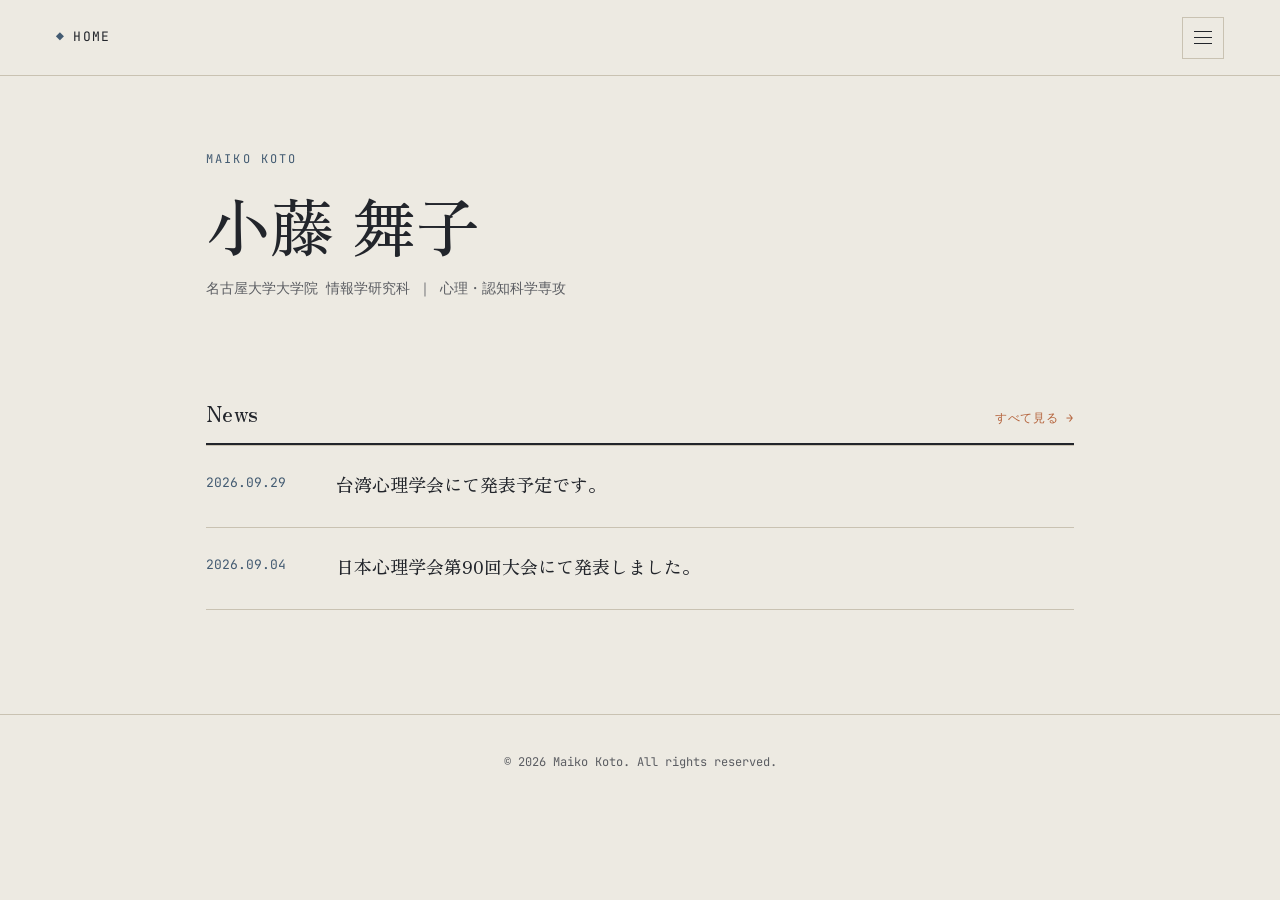
<file: index.html>
<!doctype html>
<html lang="ja">
<head>
<meta charset="UTF-8">
<meta name="viewport" content="width=device-width, initial-scale=1.0">
<title>小藤 舞子（Maiko Koto）｜Researcher Website</title>
<meta name="description" content="小藤 舞子の研究者ホームページ。研究分野・お知らせなどを掲載しています。">
<link rel="preconnect" href="https://fonts.googleapis.com">
<link rel="preconnect" href="https://fonts.gstatic.com" crossorigin>
<link href="https://fonts.googleapis.com/css2?family=Zen+Old+Mincho:wght@500;700&family=Zen+Kaku+Gothic+New:wght@400;500;700&family=JetBrains+Mono:wght@400;500&display=swap" rel="stylesheet">
<link rel="stylesheet" href="css/style.css">
</head>
<body>

<header class="site-header">
  <a class="site-header__brand" href="index.html"><span class="mark">&#9670;</span>Home</a>
  <button class="menu-toggle" id="menuToggle" type="button" aria-expanded="false" aria-controls="siteNav" aria-label="メニューを開閉する">
    <span class="bar"></span>
  </button>
  <nav class="site-nav" id="siteNav" data-state="closed">
    <a class="site-nav__link" href="index.html">Home</a>
    <a class="site-nav__link" href="about.html">About</a>
    <a class="site-nav__link" href="information.html">Information</a>
    <a class="site-nav__link" href="publications.html">Publications</a>
    <a class="site-nav__link" href="contact.html">Contact</a>
  </nav>
</header>

<main>
  <section class="hero">
    <p class="hero__kicker">Maiko Koto</p>
    <h1 class="hero__name">小藤 舞子</h1>
    <p class="hero__role">名古屋大学大学院 情報学研究科 ｜ 心理・認知科学専攻</p>
  </section>

  <section class="section-block">
    <div class="section-heading">
      <h2>News</h2>
      <a href="information.html">すべて見る &rarr;</a>
    </div>
    <ul class="entry-list" id="homeNewsList" aria-live="polite">
      <!-- js/main.js が js/news-data.js の上から5件をここに自動描画します -->
    </ul>
  </section>
</main>

<footer class="site-footer">&copy; 2026 Maiko Koto. All rights reserved.</footer>

<script src="js/news-data.js"></script>
<script src="js/main.js"></script>
</body>
</html>
</file>
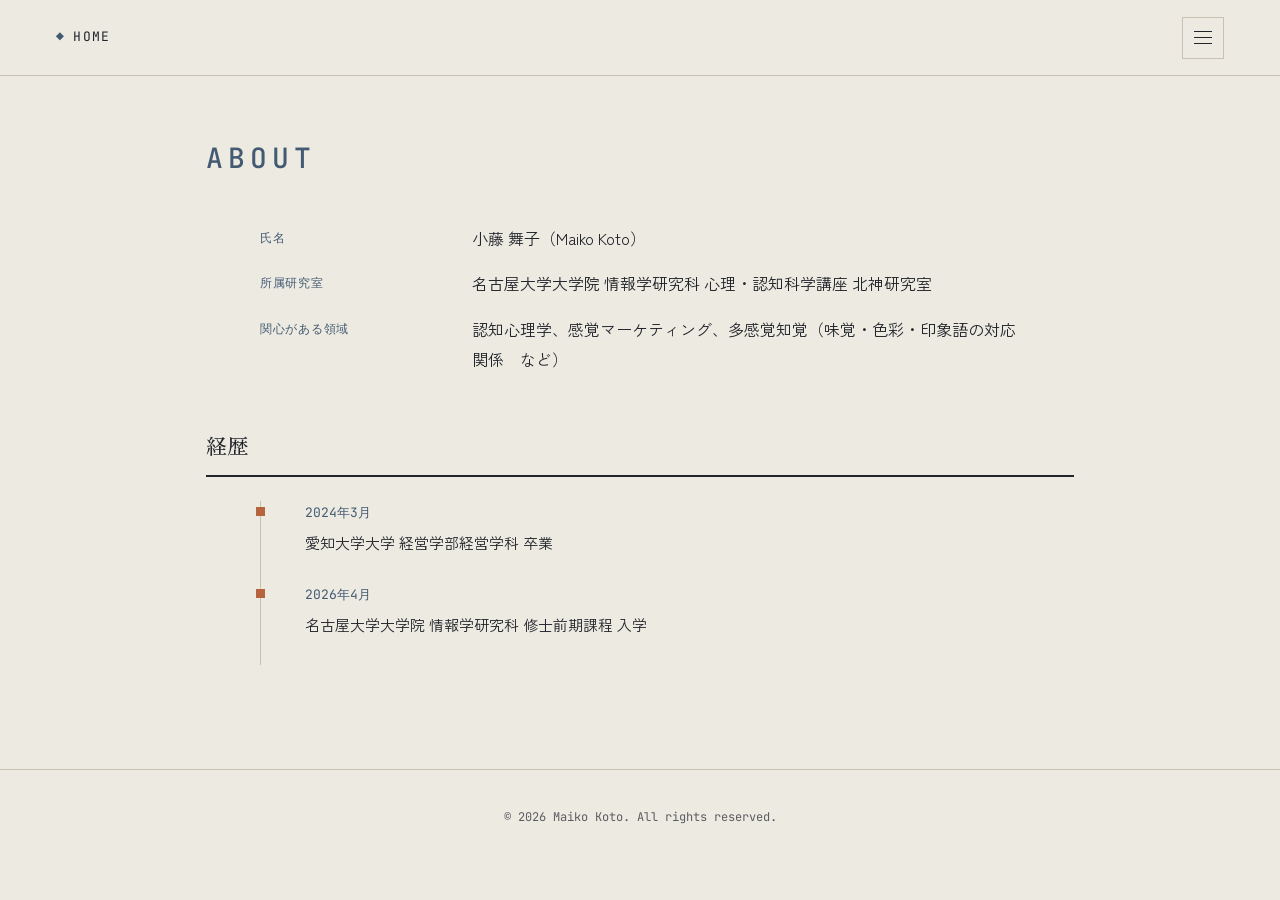
<file: about.html>
<!doctype html>
<html lang="ja">
<head>
<meta charset="UTF-8">
<meta name="viewport" content="width=device-width, initial-scale=1.0">
<title>About｜小藤 舞子（Maiko Koto）</title>
<link rel="preconnect" href="https://fonts.googleapis.com">
<link rel="preconnect" href="https://fonts.gstatic.com" crossorigin>
<link href="https://fonts.googleapis.com/css2?family=Zen+Old+Mincho:wght@500;700&family=Zen+Kaku+Gothic+New:wght@400;500;700&family=JetBrains+Mono:wght@400;500&display=swap" rel="stylesheet">
<link rel="stylesheet" href="css/style.css">
</head>
<body>

<header class="site-header">
  <a class="site-header__brand" href="index.html"><span class="mark">&#9670;</span>Home</a>
  <button class="menu-toggle" id="menuToggle" type="button" aria-expanded="false" aria-controls="siteNav" aria-label="メニューを開閉する">
    <span class="bar"></span>
  </button>
  <nav class="site-nav" id="siteNav" data-state="closed">
    <a class="site-nav__link" href="index.html">Home</a>
    <a class="site-nav__link" href="about.html">About</a>
    <a class="site-nav__link" href="information.html">Information</a>
    <a class="site-nav__link" href="publications.html">Publications</a>
    <a class="site-nav__link" href="contact.html">Contact</a>
  </nav>
</header>

<main>
  <section class="page-head">
    <h1 class="page-title">About</h1>
  </section>

  <dl class="profile-grid">
    <dt>氏名</dt>
    <dd>小藤 舞子（Maiko Koto）</dd>

    <dt>所属研究室</dt>
    <dd>名古屋大学大学院 情報学研究科 心理・認知科学講座 北神研究室</dd>

    <dt>関心がある領域</dt>
    <dd>認知心理学、感覚マーケティング、多感覚知覚（味覚・色彩・印象語の対応関係　など）</dd>
  </dl>

  <section class="section-block" style="padding-top:0;">
    <div class="section-heading">
      <h2>経歴</h2>
    </div>
    <ol class="timeline">
      <li><span class="year">2024年3月</span>愛知大学大学 経営学部経営学科 卒業</li>
      <li><span class="year">2026年4月</span>名古屋大学大学院 情報学研究科 修士前期課程 入学</li>
    </ol>
  </section>
</main>

<footer class="site-footer">&copy; 2026 Maiko Koto. All rights reserved.</footer>

<script src="js/news-data.js"></script>
<script src="js/main.js"></script>
</body>
</html>
</file>
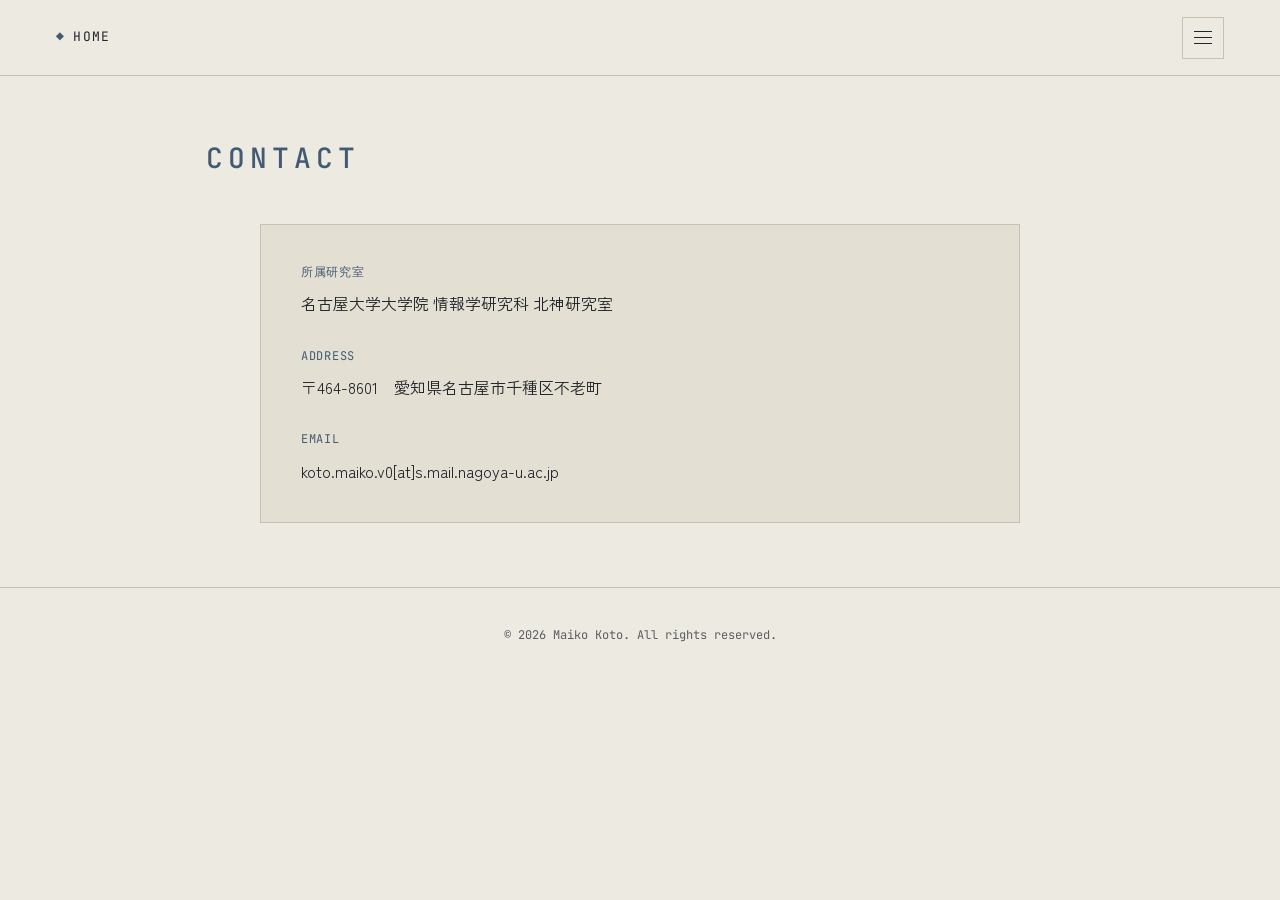
<file: contact.html>
<!doctype html>
<html lang="ja">
<head>
<meta charset="UTF-8">
<meta name="viewport" content="width=device-width, initial-scale=1.0">
<title>Contact｜小藤 舞子（Maiko Koto）</title>
<link rel="preconnect" href="https://fonts.googleapis.com">
<link rel="preconnect" href="https://fonts.gstatic.com" crossorigin>
<link href="https://fonts.googleapis.com/css2?family=Zen+Old+Mincho:wght@500;700&family=Zen+Kaku+Gothic+New:wght@400;500;700&family=JetBrains+Mono:wght@400;500&display=swap" rel="stylesheet">
<link rel="stylesheet" href="css/style.css">
</head>
<body>

<header class="site-header">
  <a class="site-header__brand" href="index.html"><span class="mark">&#9670;</span>Home</a>
  <button class="menu-toggle" id="menuToggle" type="button" aria-expanded="false" aria-controls="siteNav" aria-label="メニューを開閉する">
    <span class="bar"></span>
  </button>
  <nav class="site-nav" id="siteNav" data-state="closed">
    <a class="site-nav__link" href="index.html">Home</a>
    <a class="site-nav__link" href="about.html">About</a>
    <a class="site-nav__link" href="information.html">Information</a>
    <a class="site-nav__link" href="publications.html">Publications</a>
    <a class="site-nav__link" href="contact.html">Contact</a>
  </nav>
</header>

<main>
  <section class="page-head">
    <h1 class="page-title">Contact</h1>
  </section>

  <dl class="contact-card">
    <div>
      <dt>所属研究室</dt>
      <dd>名古屋大学大学院 情報学研究科 北神研究室</dd>
    </div>
    <div>
      <dt>Address</dt>
      <dd>〒464-8601　愛知県名古屋市千種区不老町</dd>
    </div>
    <div>
      <dt>Email</dt>
      <dd>koto.maiko.v0[at]s.mail.nagoya-u.ac.jp</dd>
    </div>
  </dl>
</main>

<footer class="site-footer">&copy; 2026 Maiko Koto. All rights reserved.</footer>

<script src="js/news-data.js"></script>
<script src="js/main.js"></script>
</body>
</html>
</file>
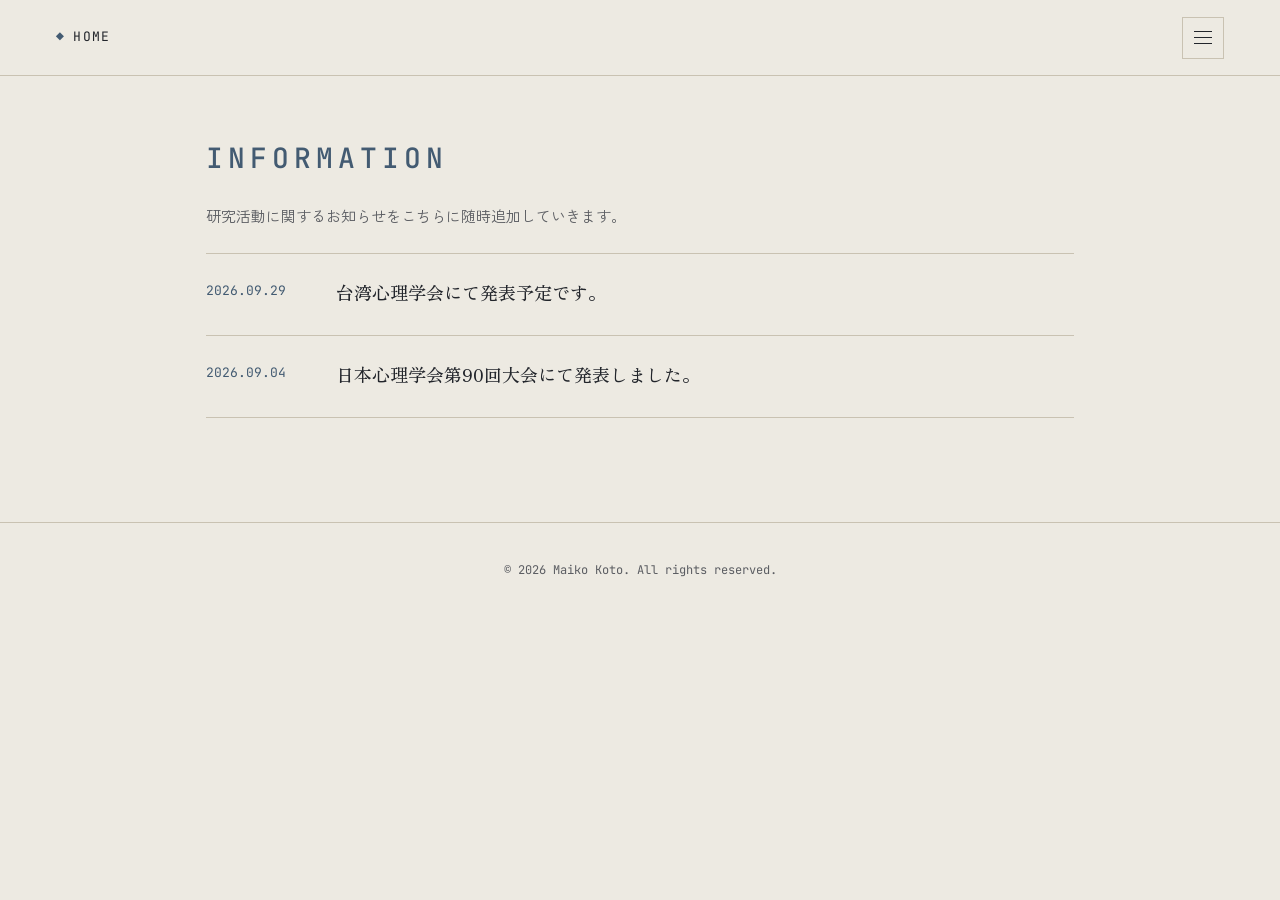
<file: information.html>
<!doctype html>
<html lang="ja">
<head>
<meta charset="UTF-8">
<meta name="viewport" content="width=device-width, initial-scale=1.0">
<title>Information｜小藤 舞子（Maiko Koto）</title>
<link rel="preconnect" href="https://fonts.googleapis.com">
<link rel="preconnect" href="https://fonts.gstatic.com" crossorigin>
<link href="https://fonts.googleapis.com/css2?family=Zen+Old+Mincho:wght@500;700&family=Zen+Kaku+Gothic+New:wght@400;500;700&family=JetBrains+Mono:wght@400;500&display=swap" rel="stylesheet">
<link rel="stylesheet" href="css/style.css">
</head>
<body>

<header class="site-header">
  <a class="site-header__brand" href="index.html"><span class="mark">&#9670;</span>Home</a>
  <button class="menu-toggle" id="menuToggle" type="button" aria-expanded="false" aria-controls="siteNav" aria-label="メニューを開閉する">
    <span class="bar"></span>
  </button>
  <nav class="site-nav" id="siteNav" data-state="closed">
    <a class="site-nav__link" href="index.html">Home</a>
    <a class="site-nav__link" href="about.html">About</a>
    <a class="site-nav__link" href="information.html">Information</a>
    <a class="site-nav__link" href="publications.html">Publications</a>
    <a class="site-nav__link" href="contact.html">Contact</a>
  </nav>
</header>

<main>
  <section class="page-head">
    <h1 class="page-title">Information</h1>
    <p class="page-lead">研究活動に関するお知らせをこちらに随時追加していきます。</p>
  </section>

  <section class="section-block" style="padding-top:8px;">
    <ul class="entry-list" id="infoNewsList" aria-live="polite">
      <!-- js/main.js が js/news-data.js の全件をここに自動描画します -->
    </ul>
  </section>
</main>

<footer class="site-footer">&copy; 2026 Maiko Koto. All rights reserved.</footer>

<script src="js/news-data.js"></script>
<script src="js/main.js"></script>
</body>
</html>
</file>
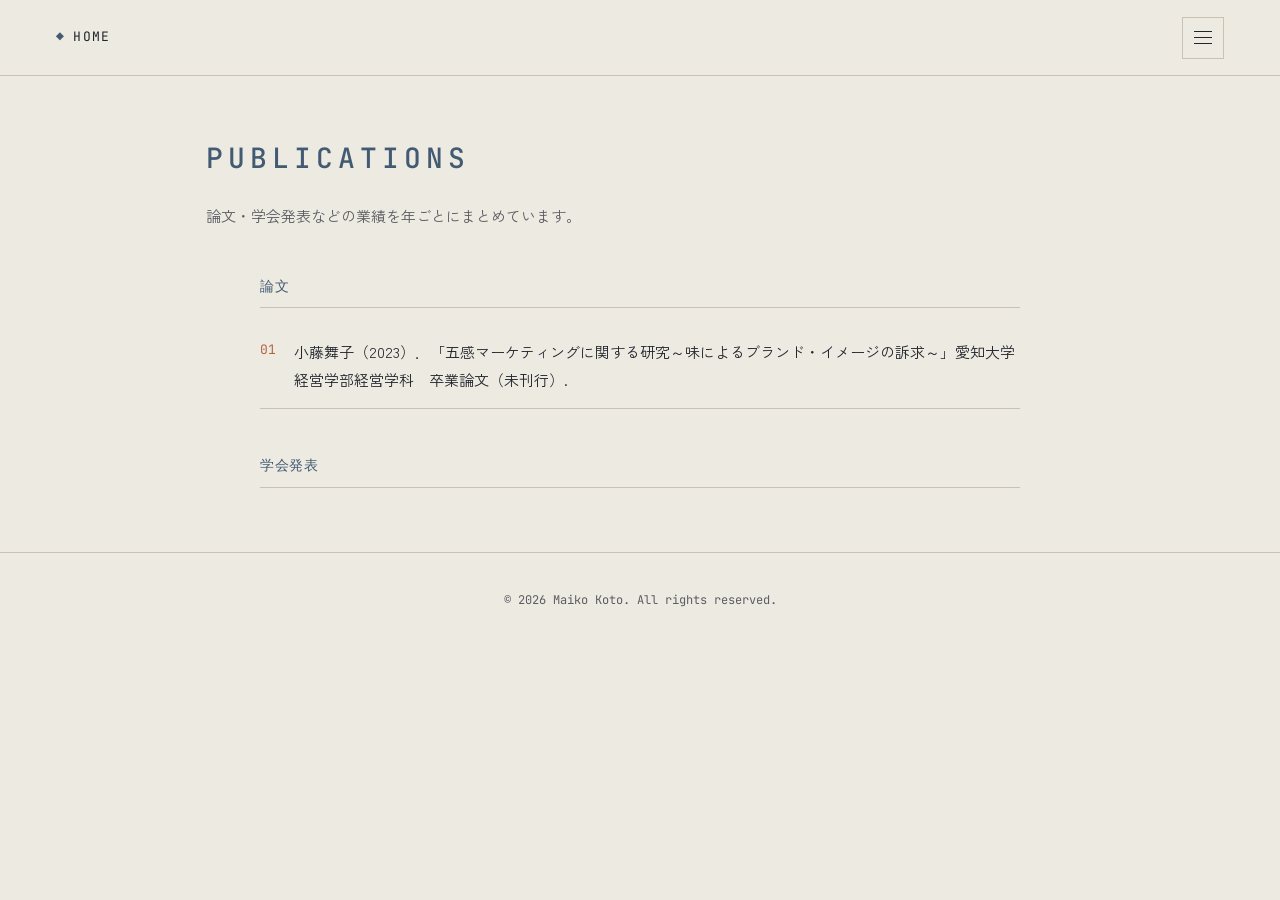
<file: publications.html>
<!doctype html>
<html lang="ja">
<head>
<meta charset="UTF-8">
<meta name="viewport" content="width=device-width, initial-scale=1.0">
<title>Publications｜小藤 舞子（Maiko Koto）</title>
<link rel="preconnect" href="https://fonts.googleapis.com">
<link rel="preconnect" href="https://fonts.gstatic.com" crossorigin>
<link href="https://fonts.googleapis.com/css2?family=Zen+Old+Mincho:wght@500;700&family=Zen+Kaku+Gothic+New:wght@400;500;700&family=JetBrains+Mono:wght@400;500&display=swap" rel="stylesheet">
<link rel="stylesheet" href="css/style.css">
</head>
<body>

<header class="site-header">
  <a class="site-header__brand" href="index.html"><span class="mark">&#9670;</span>Home</a>
  <button class="menu-toggle" id="menuToggle" type="button" aria-expanded="false" aria-controls="siteNav" aria-label="メニューを開閉する">
    <span class="bar"></span>
  </button>
  <nav class="site-nav" id="siteNav" data-state="closed">
    <a class="site-nav__link" href="index.html">Home</a>
    <a class="site-nav__link" href="about.html">About</a>
    <a class="site-nav__link" href="information.html">Information</a>
    <a class="site-nav__link" href="publications.html">Publications</a>
    <a class="site-nav__link" href="contact.html">Contact</a>
  </nav>
</header>

<main>
  <section class="page-head">
    <h1 class="page-title">Publications</h1>
    <p class="page-lead">論文・学会発表などの業績を年ごとにまとめています。</p>
  </section>

  <h2 class="pub-year">論文</h2>
  <ol class="pub-list">
    <li>小藤舞子（2023）．「五感マーケティングに関する研究～味によるブランド・イメージの訴求～」愛知大学　経営学部経営学科　卒業論文（未刊行）.</li>
  </ol>

  <h2 class="pub-year">学会発表</h2>
  <ol class="pub-list">
  </ol>
</main>

<footer class="site-footer">&copy; 2026 Maiko Koto. All rights reserved.</footer>

<script src="js/news-data.js"></script>
<script src="js/main.js"></script>
</body>
</html>
</file>
<file: css/style.css>
/* =========================================================
   研究者ホームページ用スタイルシート
   モチーフ：archival index card / 研究ノートの見出しカード
   ========================================================= */

:root {
  /* --- color --- */
  --paper:      #EDEAE2; /* 台紙となる紙色 */
  --paper-alt:  #E3DFD3; /* カード用のやや濃い紙色 */
  --ink:        #22252B; /* 本文インク */
  --ink-soft:   #5B5D62; /* 補助テキスト */
  --line:       #C9C2B2; /* 罫線（インデックスカードの罫） */
  --accent:     #B5643D; /* リンク・強調（深いティール） */
  --accent-soft:#DCE7E6; /* タグ背景 */
  --brass:      #435B72; /* 日付・採番（真鍮色） */

  /* --- type --- */
  --font-display: 'Zen Old Mincho', serif;
  --font-body: 'Zen Kaku Gothic New', 'Hiragino Sans', 'Noto Sans JP', sans-serif;
  --font-mono: 'JetBrains Mono', 'SFMono-Regular', Consolas, monospace;

  /* --- layout --- */
  --content-width: 760px;
  --wide-width: 980px;
  --header-height: 76px;
}

* { box-sizing: border-box; }
html { scroll-behavior: smooth; }

@media (prefers-reduced-motion: reduce) {
  html { scroll-behavior: auto; }
  *, *::before, *::after {
    animation-duration: 0.01ms !important;
    animation-iteration-count: 1 !important;
    transition-duration: 0.01ms !important;
  }
}

body {
  margin: 0;
  background: var(--paper);
  color: var(--ink);
  font-family: var(--font-body);
  line-height: 1.85;
  -webkit-font-smoothing: antialiased;
}

h1, h2, h3 { font-family: var(--font-display); font-weight: 500; }

a { color: var(--accent); }
.prose a { text-decoration: underline; text-underline-offset: 3px; }

:focus-visible {
  outline: 2px solid var(--accent);
  outline-offset: 3px;
}

img { max-width: 100%; display: block; }

/* ---------------- header / hamburger nav ---------------- */

.site-header {
  position: sticky;
  top: 0;
  z-index: 50;
  display: flex;
  align-items: center;
  justify-content: space-between;
  height: var(--header-height);
  padding: 0 clamp(20px, 5vw, 56px);
  background: var(--paper);
  border-bottom: 1px solid var(--line);
}

.site-header__brand {
  font-family: var(--font-mono);
  font-size: 13px;
  letter-spacing: .1em;
  text-transform: uppercase;
  color: var(--ink);
  text-decoration: none;
}
.site-header__brand .mark { color: var(--brass); margin-right: 8px; }

.menu-toggle {
  position: relative;
  width: 42px;
  height: 42px;
  background: transparent;
  border: 1px solid var(--line);
  cursor: pointer;
  padding: 0;
  display: flex;
  align-items: center;
  justify-content: center;
}
.menu-toggle:hover { border-color: var(--accent); }

.menu-toggle .bar,
.menu-toggle .bar::before,
.menu-toggle .bar::after {
  width: 18px;
  height: 1.5px;
  background: var(--ink);
  transition: transform .25s ease, opacity .25s ease, background .25s ease;
}
.menu-toggle .bar { position: relative; display: block; }
.menu-toggle .bar::before,
.menu-toggle .bar::after {
  content: "";
  position: absolute;
  left: 0;
}
.menu-toggle .bar::before { top: -6px; }
.menu-toggle .bar::after  { top: 6px; }

.menu-toggle[aria-expanded="true"] .bar { background: transparent; }
.menu-toggle[aria-expanded="true"] .bar::before { transform: translateY(6px) rotate(45deg); }
.menu-toggle[aria-expanded="true"] .bar::after  { transform: translateY(-6px) rotate(-45deg); }

.site-nav {
  position: absolute;
  top: var(--header-height);
  right: clamp(20px, 5vw, 56px);
  min-width: 220px;
  max-width: calc(100vw - 40px);
  background: var(--paper);
  border: 1px solid var(--line);
  display: flex;
  flex-direction: column;
  transform-origin: top right;
  transform: scaleY(0);
  opacity: 0;
  pointer-events: none;
  transition: transform .18s ease, opacity .18s ease;
  box-shadow: 0 8px 24px rgba(34,37,43,0.08);
}
.site-nav[data-state="open"] {
  transform: scaleY(1);
  opacity: 1;
  pointer-events: auto;
}

.site-nav__link {
  padding: 14px 20px;
  border-bottom: 1px solid var(--line);
  color: var(--ink);
  font-size: 14px;
  text-decoration: none;
  letter-spacing: .02em;
}
.site-nav__link:last-child { border-bottom: none; }
.site-nav__link:hover,
.site-nav__link[aria-current="page"] {
  color: var(--accent);
  background: var(--accent-soft);
}

/* ---------------- hero (Home) ---------------- */

.hero {
  max-width: var(--wide-width);
  margin: 0 auto;
  padding: 72px clamp(20px, 6vw, 56px) 48px;
}
.hero__kicker {
  font-family: var(--font-mono);
  font-size: 12px;
  letter-spacing: .18em;
  text-transform: uppercase;
  color: var(--brass);
  margin: 0 0 18px;
}
.hero__name {
  font-size: clamp(36px, 6vw, 64px);
  margin: 0 0 14px;
  line-height: 1.15;
}
.hero__role {
  font-family: var(--font-mono);
  font-size: 14px;
  color: var(--ink-soft);
  margin: 0;
}

/* ---------------- generic page header ---------------- */

.page-head {
  max-width: var(--wide-width);
  margin: 0 auto;
  padding: 56px clamp(20px, 6vw, 56px) 0;
}
.page-title { font-family: var(--font-mono);
  font-size: 28px;
  letter-spacing: .18em;
  text-transform: uppercase;
  color: var(--brass);
  margin: 0 0 18px;
}
.page-lead { color: var(--ink-soft); font-size: 15px; max-width: 62ch; }

.section-block {
  max-width: var(--wide-width);
  margin: 0 auto;
  padding: 0 clamp(20px, 6vw, 56px) 40px;
}

.section-heading {
  display: flex;
  align-items: baseline;
  justify-content: space-between;
  gap: 16px;
  border-bottom: 2px solid var(--ink);
  padding-bottom: 10px;
  margin: 44px 0 0;
}
.section-heading h2 { font-size: 21px; margin: 0; letter-spacing: .02em; }
.section-heading a {
  font-family: var(--font-mono);
  font-size: 12px;
  text-transform: uppercase;
  letter-spacing: .06em;
  white-space: nowrap;
  text-decoration: none;
}
.section-heading a:hover { text-decoration: underline; }

/* ---------------- entry list (News / Information) ---------------- */

.entry-list {
  list-style: none;
  margin: 0;
  padding: 0;
  border-top: 1px solid var(--line);
}
.entry {
  display: grid;
  grid-template-columns: 110px 1fr;
  gap: 6px 20px;
  padding: 22px 0;
  border-bottom: 1px solid var(--line);
}
.entry__date {
  font-family: var(--font-mono);
  font-size: 13px;
  color: var(--brass);
  padding-top: 3px;
}
.entry__tag {
  display: inline-block;
  font-family: var(--font-mono);
  font-size: 11px;
  letter-spacing: .05em;
  text-transform: uppercase;
  padding: 2px 8px;
  border: 1px solid var(--accent);
  color: var(--accent);
  margin-bottom: 8px;
}
.entry__body h3 {
  font-size: 18px;
  margin: 0 0 4px;
  font-weight: 500;
}
.entry__empty {
  padding: 22px 0;
  color: var(--ink-soft);
  font-size: 14px;
}

/* ---------------- About: profile + timeline ---------------- */

.profile-grid {
  max-width: var(--content-width);
  margin: 40px auto 0;
  padding: 0 0 8px;
  display: grid;
  grid-template-columns: 180px 1fr;
  gap: 16px 32px;
}
.profile-grid dt {
  font-family: var(--font-mono);
  font-size: 12px;
  text-transform: uppercase;
  letter-spacing: .06em;
  color: var(--brass);
  padding-top: 3px;
  margin: 0;
}
.profile-grid dd {
  margin: 0;
  font-size: 16px;
}

.timeline {
  max-width: var(--content-width);
  margin: 24px auto 0;
  padding: 0 0 0 24px;
  list-style: none;
  border-left: 1px solid var(--line);
}
.timeline li {
  position: relative;
  padding: 0 0 26px 20px;
  font-size: 15px;
}
.timeline li::before {
  content: "";
  position: absolute;
  left: -29px;
  top: 6px;
  width: 9px;
  height: 9px;
  background: var(--accent);
}
.timeline .year {
  display: block;
  font-family: var(--font-mono);
  font-size: 13px;
  color: var(--brass);
  margin-bottom: 4px;
}

/* ---------------- Publications ---------------- */

.pub-year {
  max-width: var(--content-width);
  margin: 44px auto 16px;
  font-family: var(--font-mono);
  font-size: 14px;
  letter-spacing: .04em;
  color: var(--brass);
  border-bottom: 1px solid var(--line);
  padding-bottom: 8px;
}
.pub-list {
  max-width: var(--content-width);
  margin: 0 auto;
  padding: 0;
  list-style: none;
  counter-reset: pub;
}
.pub-list li {
  counter-increment: pub;
  padding: 14px 0 14px 34px;
  border-bottom: 1px solid var(--line);
  font-size: 15px;
  position: relative;
}
.pub-list li::before {
  content: counter(pub, decimal-leading-zero);
  position: absolute;
  left: 0;
  top: 14px;
  font-family: var(--font-mono);
  font-size: 13px;
  color: var(--accent);
}

/* ---------------- Contact ---------------- */

.contact-card {
  max-width: var(--content-width);
  margin: 40px auto 0;
  border: 1px solid var(--line);
  background: var(--paper-alt);
  padding: 36px clamp(20px, 4vw, 40px);
  display: grid;
  gap: 26px;
}
.contact-card dt {
  font-family: var(--font-mono);
  font-size: 12px;
  text-transform: uppercase;
  letter-spacing: .06em;
  color: var(--brass);
  margin: 0 0 6px;
}
.contact-card dd { margin: 0; font-size: 16px; }

/* ---------------- footer ---------------- */

.site-footer {
  margin-top: 64px;
  padding: 36px 20px;
  border-top: 1px solid var(--line);
  text-align: center;
  font-family: var(--font-mono);
  font-size: 12px;
  color: var(--ink-soft);
}

/* ---------------- responsive ---------------- */

@media (max-width: 640px) {
  .entry { grid-template-columns: 1fr; }
  .entry__date { padding-top: 0; }
  .profile-grid { grid-template-columns: 1fr; }
  .profile-grid dt { padding-top: 0; }
}
</file>
